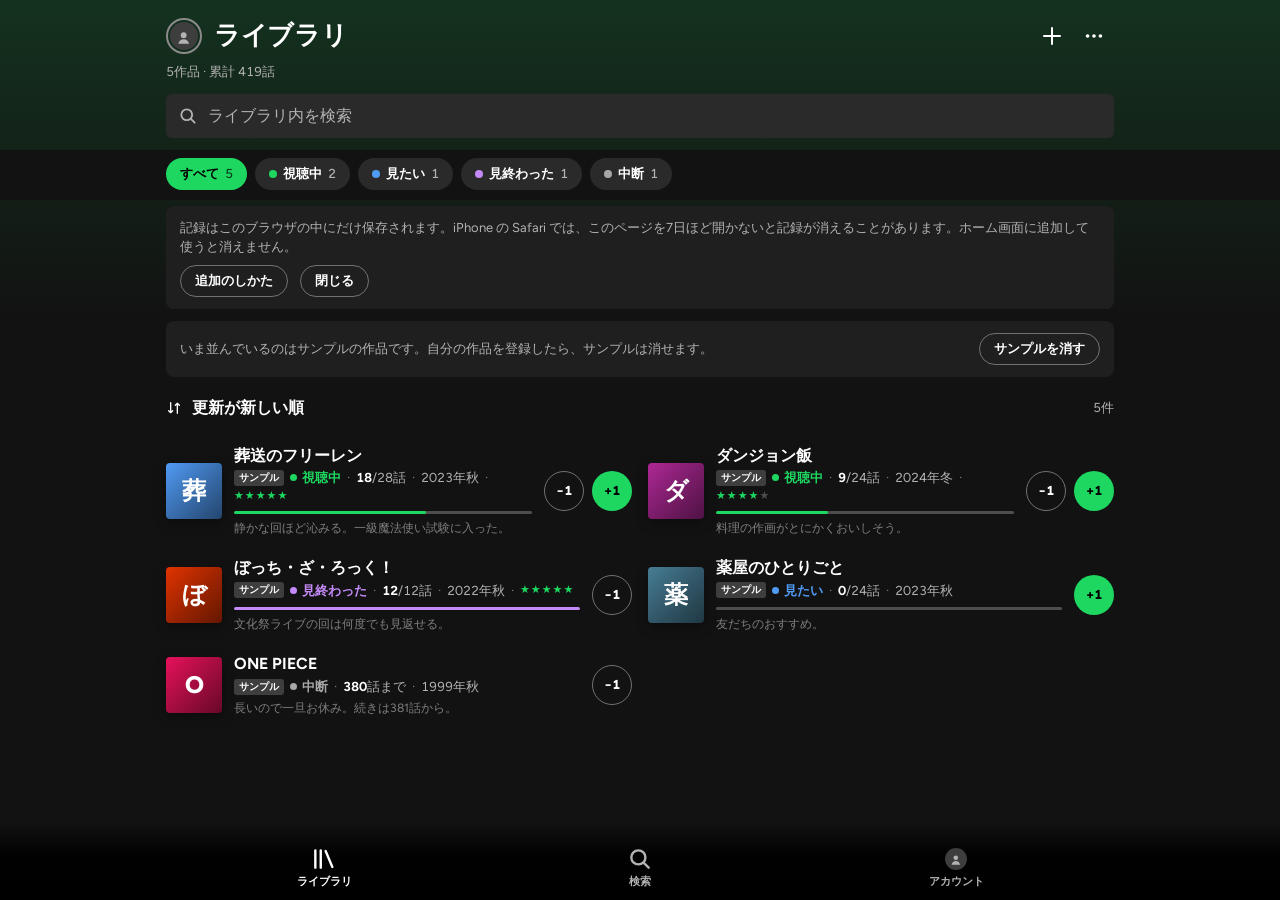
<file: index.html>
<!doctype html>
<html lang="ja">
<head>
<meta charset="utf-8">
<meta name="viewport" content="width=device-width, initial-scale=1, viewport-fit=cover">
<title>アニメ視聴記録</title>
<meta name="description" content="見たいアニメ、視聴中の話数、見終わった作品の評価と感想を記録するアプリ。">
<meta name="theme-color" content="#121212">
<meta name="apple-mobile-web-app-capable" content="yes">
<meta name="mobile-web-app-capable" content="yes">
<meta name="apple-mobile-web-app-status-bar-style" content="black-translucent">
<meta name="apple-mobile-web-app-title" content="アニメ記録">
<link rel="manifest" href="manifest.webmanifest">
<link rel="icon" href="icons/icon.svg" type="image/svg+xml">
<link rel="apple-touch-icon" href="icons/apple-touch-icon.png">
<!-- shared:head -->
<link rel="preconnect" href="https://fonts.googleapis.com">
<link rel="preconnect" href="https://fonts.gstatic.com" crossorigin>
<link rel="stylesheet" href="https://fonts.googleapis.com/css2?family=Figtree:wght@400;500;600;700;800&display=swap">
<link rel="stylesheet" href="style.css">
<!-- /shared:head -->
</head>
<body>
<!-- shared:body -->
<header class="top wrap">
  <div class="title-row">
    <button type="button" class="avatar" id="avatar-btn" aria-label="アカウント"></button>
    <h1 id="page-title">ライブラリ</h1>
    <div class="top-actions">
      <button type="button" class="icon-btn" id="add" aria-label="作品を追加">
        <svg viewBox="0 0 24 24" width="24" height="24" aria-hidden="true"><path d="M12 4v16M4 12h16" stroke="currentColor" stroke-width="2" stroke-linecap="round"/></svg>
      </button>
      <button type="button" class="icon-btn" id="open-menu" aria-label="設定とバックアップ">
        <svg viewBox="0 0 24 24" width="22" height="22" aria-hidden="true"><circle cx="5" cy="12" r="2" fill="currentColor"/><circle cx="12" cy="12" r="2" fill="currentColor"/><circle cx="19" cy="12" r="2" fill="currentColor"/></svg>
      </button>
    </div>
  </div>
  <p id="summary" class="summary">0作品</p>
  <label class="search">
    <svg class="search-icon" viewBox="0 0 24 24" width="20" height="20" aria-hidden="true"><circle cx="10.5" cy="10.5" r="6.5" fill="none" stroke="currentColor" stroke-width="2.2"/><path d="M15.5 15.5 20 20" stroke="currentColor" stroke-width="2.2" stroke-linecap="round"/></svg>
    <span class="sr-only">検索</span>
    <input type="search" id="search" placeholder="ライブラリ内を検索" autocomplete="off" enterkeyhint="search">
    <button type="button" class="search-clear" id="search-clear" aria-label="入力した文字を消す" hidden>
      <svg viewBox="0 0 24 24" width="20" height="20" aria-hidden="true"><circle cx="12" cy="12" r="10" fill="currentColor"/><path d="M8.5 8.5l7 7M15.5 8.5l-7 7" stroke-width="2" stroke-linecap="round"/></svg>
    </button>
  </label>
</header>

<nav class="tabbar" aria-label="絞り込み">
  <div class="wrap">
    <div class="chips" id="tabs">
      <button type="button" data-tab="all" aria-pressed="true">すべて<span class="n">0</span></button>
      <button type="button" data-tab="watching" aria-pressed="false"><i class="dot s-watching"></i>視聴中<span class="n">0</span></button>
      <button type="button" data-tab="want" aria-pressed="false"><i class="dot s-want"></i>見たい<span class="n">0</span></button>
      <button type="button" data-tab="done" aria-pressed="false"><i class="dot s-done"></i>見終わった<span class="n">0</span></button>
      <button type="button" data-tab="dropped" aria-pressed="false"><i class="dot s-dropped"></i>中断<span class="n">0</span></button>
    </div>
    <div class="chips" id="service-tabs" aria-label="配信サービスで絞り込み" hidden></div>
  </div>
</nav>

<main class="wrap main">
<section class="view" id="mine-view">
  <div class="notice warn" id="storage-warn" hidden>
    <p>この環境では記録を保存できません。プライベートブラウズを使っている場合は、通常のタブで開いてください。</p>
  </div>
  <div class="notice" id="install-note" hidden>
    <p>記録はこのブラウザの中にだけ保存されます。iPhone の Safari では、このページを7日ほど開かないと記録が消えることがあります。ホーム画面に追加して使うと消えません。</p>
    <button type="button" class="pill-btn" id="install-how" aria-expanded="false" aria-controls="install-steps">追加のしかた</button>
    <button type="button" class="pill-btn" id="install-close">閉じる</button>
    <div class="install-steps" id="install-steps" hidden>
      <ol>
        <li>Safari の共有ボタン（四角から上に矢印が出ているマーク）を押す</li>
        <li>「ホーム画面に追加」を選ぶ（見つからないときは、下にスクロールする）</li>
        <li>ホーム画面にできたアイコンから開く</li>
      </ol>
      <p id="install-move" hidden>ホーム画面のアプリは、Safari とは別の場所に記録を保存します。いまの記録を移すには、先にここでバックアップを書き出し、ホーム画面のアプリのメニュー（右上の「…」）で「バックアップを読み込む」を選んでください。</p>
      <button type="button" class="pill-btn" id="install-export" hidden>バックアップを書き出す</button>
      <p>Android の Chrome では、右上のメニューから「ホーム画面に追加」を選びます。</p>
    </div>
  </div>
  <div class="notice" id="sample-note" hidden>
    <p>いま並んでいるのはサンプルの作品です。自分の作品を登録したら、サンプルは消せます。</p>
    <button type="button" class="pill-btn" id="clear-samples-inline">サンプルを消す</button>
  </div>

  <div class="toolbar" id="toolbar">
    <label class="sort">
      <svg viewBox="0 0 24 24" width="16" height="16" aria-hidden="true"><path d="M7 4v15M7 19l-3-3M7 19l3-3M17 20V5M17 5l-3 3M17 5l3 3" fill="none" stroke="currentColor" stroke-width="2" stroke-linecap="round" stroke-linejoin="round"/></svg>
      <span class="sr-only">並び順</span>
      <select id="sort">
        <option value="updated">更新が新しい順</option>
        <option value="season">放送時期が新しい順</option>
        <option value="rating">評価順（星の数）</option>
        <option value="title">タイトル順</option>
      </select>
    </label>
    <span class="result-count" id="result-count">0件</span>
  </div>

  <div class="list" id="list"></div>

  <div class="empty" id="empty" hidden>
    <h2 id="empty-title">まだ作品がありません</h2>
    <p id="empty-body"></p>
    <button type="button" class="btn light" id="empty-add" hidden>作品を追加</button>
  </div>
</section>

<section class="view" id="find-view" hidden>
  <div class="toolbar" id="find-toolbar" hidden>
    <label class="sort">
      <svg viewBox="0 0 24 24" width="16" height="16" aria-hidden="true"><path d="M7 4v15M7 19l-3-3M7 19l3-3M17 20V5M17 5l-3 3M17 5l3 3" fill="none" stroke="currentColor" stroke-width="2" stroke-linecap="round" stroke-linejoin="round"/></svg>
      <span class="sr-only">並び順</span>
      <select id="find-sort">
        <option value="popular">人気順</option>
        <option value="rating">評価順（星の数）</option>
        <option value="season">放送時期が新しい順</option>
        <option value="title">タイトル順</option>
      </select>
    </label>
  </div>

  <div class="works" id="works" hidden></div>
  <button type="button" class="btn ghost more" id="find-more" hidden>もっと見る</button>

  <div class="empty" id="find-empty" hidden>
    <h2 id="find-empty-title">作品データを読み込んでいます</h2>
    <p id="find-empty-body" hidden></p>
    <button type="button" class="btn light" id="find-retry" hidden>もう一度読み込む</button>
  </div>

  <p class="credit">作品データ：<a href="https://annict.com" target="_blank" rel="noopener">Annict</a><span id="catalog-date"></span>・画像：<a href="https://www.tvmaze.com" target="_blank" rel="noopener">TVmaze</a>・各作品の公式サイト<br>作品画像の著作権は、各作品の権利者に帰属します。</p>
</section>

<section class="view account" id="account-view" hidden>
  <div class="profile-hero">
    <button type="button" class="avatar xl" id="hero-avatar" aria-label="プロフィールを編集"></button>
    <h2 class="profile-name" id="profile-name">名前が未設定です</h2>
    <p class="profile-meta" id="profile-meta"></p>
    <button type="button" class="pill-btn" id="edit-profile">プロフィールを設定</button>
  </div>

  <section class="rank-card" id="rank-card" aria-labelledby="rank-title">
    <div class="rank-head">
      <span class="medal" aria-hidden="true"></span>
      <div class="rank-name">
        <p class="eyebrow">ランク</p>
        <h3 id="rank-title">ノーマル</h3>
      </div>
      <button type="button" class="icon-btn info-btn" id="rank-info-btn" aria-label="ランクと達成条件" aria-haspopup="dialog">
        <svg viewBox="0 0 24 24" width="24" height="24" aria-hidden="true"><circle cx="12" cy="12" r="9" fill="none" stroke="currentColor" stroke-width="2"/><path d="M12 11v6" stroke="currentColor" stroke-width="2.2" stroke-linecap="round"/><circle cx="12" cy="7.5" r="1.4" fill="currentColor"/></svg>
      </button>
    </div>
    <p class="rank-count"><b id="rank-episodes">0</b>話<span>見た話数</span></p>
    <progress class="rank-bar" id="rank-bar" max="1" value="0"></progress>
    <p class="rank-next" id="rank-next"></p>
  </section>

  <section class="stats-sec" aria-labelledby="stats-title">
    <h3 class="sec-title" id="stats-title">記録</h3>
    <dl class="stats" id="stats"></dl>
  </section>

  <p class="account-note">このアカウントは、この端末の中だけにあります。ほかの人には見えません。機種変更のときは、右上の「⋯」のバックアップで移せます。</p>
</section>
</main>

<nav class="bottom-nav" aria-label="画面の切り替え">
  <div class="wrap bottom-inner" id="modes" role="tablist">
    <button type="button" role="tab" data-mode="mine" aria-selected="true">
      <svg viewBox="0 0 24 24" width="26" height="26" aria-hidden="true"><path d="M4 4v16M9 4v16" stroke="currentColor" stroke-width="2.2" stroke-linecap="round"/><path d="m13.5 4.6 6.2 14.8" stroke="currentColor" stroke-width="2.2" stroke-linecap="round"/></svg>
      <span>ライブラリ</span>
    </button>
    <button type="button" role="tab" data-mode="find" aria-selected="false">
      <svg viewBox="0 0 24 24" width="26" height="26" aria-hidden="true"><circle cx="10.5" cy="10.5" r="6.5" fill="none" stroke="currentColor" stroke-width="2.2"/><path d="M15.5 15.5 20 20" stroke="currentColor" stroke-width="2.2" stroke-linecap="round"/></svg>
      <span>検索</span>
    </button>
    <button type="button" role="tab" data-mode="account" aria-selected="false">
      <span class="avatar nav-avatar" id="nav-avatar" aria-hidden="true"></span>
      <span>アカウント</span>
    </button>
  </div>
</nav>

<div class="toast" id="toast" role="status" aria-live="polite" hidden>
  <span id="toast-msg"></span>
  <button type="button" id="toast-action" hidden></button>
</div>

<dialog class="sheet" id="editor" aria-labelledby="editor-title">
  <form id="editor-form" novalidate>
    <div class="sheet-head">
      <h2 id="editor-title">作品を登録</h2>
      <button type="button" class="icon-btn" data-close aria-label="閉じる">
        <svg viewBox="0 0 24 24" width="22" height="22" aria-hidden="true"><path d="M6 6l12 12M18 6 6 18" stroke="currentColor" stroke-width="2.2" stroke-linecap="round"/></svg>
      </button>
    </div>

    <div class="sheet-body" id="editor-body">
      <div class="field">
        <label class="label" for="f-title">タイトル</label>
        <input type="text" id="f-title" maxlength="200" autocomplete="off" placeholder="例：葬送のフリーレン" aria-describedby="suggest">
        <div class="suggest" id="suggest" aria-label="作品の候補" hidden></div>
        <p class="error" id="f-title-error" hidden>タイトルを入力してください。</p>
        <p class="season-note" id="f-season" hidden></p>
        <p class="image-credit" id="f-credit" hidden></p>
      </div>

      <fieldset class="field">
        <legend class="label">状態</legend>
        <div class="seg">
          <label class="s-want"><input type="radio" name="status" id="f-status-want" value="want"><span>見たい</span></label>
          <label class="s-watching"><input type="radio" name="status" id="f-status-watching" value="watching"><span>視聴中</span></label>
          <label class="s-done"><input type="radio" name="status" id="f-status-done" value="done"><span>見終わった</span></label>
          <label class="s-dropped"><input type="radio" name="status" id="f-status-dropped" value="dropped"><span>中断</span></label>
        </div>
      </fieldset>

      <div class="field-row">
        <div class="field">
          <label class="label" for="f-watched">見た話数</label>
          <div class="stepper">
            <button type="button" data-step="-1" aria-label="1話減らす">−</button>
            <input type="number" id="f-watched" inputmode="numeric" min="0" max="9999" step="1">
            <button type="button" data-step="1" aria-label="1話増やす">＋</button>
          </div>
        </div>
        <div class="field">
          <label class="label" for="f-total">全話数</label>
          <div class="with-unit">
            <input type="number" id="f-total" inputmode="numeric" min="1" max="9999" step="1" placeholder="未定">
            <span>話</span>
          </div>
        </div>
      </div>

      <div class="field">
        <span class="label" id="rating-label">評価</span>
        <div class="rating" role="radiogroup" aria-labelledby="rating-label">
          <button type="button" role="radio" data-star="1" aria-label="星1つ" aria-checked="false">★</button>
          <button type="button" role="radio" data-star="2" aria-label="星2つ" aria-checked="false">★</button>
          <button type="button" role="radio" data-star="3" aria-label="星3つ" aria-checked="false">★</button>
          <button type="button" role="radio" data-star="4" aria-label="星4つ" aria-checked="false">★</button>
          <button type="button" role="radio" data-star="5" aria-label="星5つ" aria-checked="false">★</button>
          <span class="rating-text" id="rating-text">未評価</span>
        </div>
      </div>

      <div class="field">
        <label class="label" for="f-note">感想・メモ</label>
        <textarea id="f-note" rows="4" maxlength="5000" placeholder="好きなシーンや感想、続きのメモなど"></textarea>
      </div>
    </div>

    <div class="sheet-foot">
      <div class="foot-row" id="foot-main">
        <button type="button" class="btn-text danger" id="delete" hidden>削除</button>
        <span class="spacer"></span>
        <button type="button" class="btn ghost" data-close>キャンセル</button>
        <button type="submit" class="btn primary">保存</button>
      </div>
      <div class="foot-row confirm" id="foot-confirm" hidden>
        <p id="confirm-text">この作品を削除しますか？</p>
        <button type="button" class="btn ghost" id="delete-cancel">やめる</button>
        <button type="button" class="btn danger-fill" id="delete-confirm">削除する</button>
      </div>
    </div>
  </form>
</dialog>

<dialog class="sheet" id="profile-editor" aria-labelledby="profile-editor-title">
  <form id="profile-form" novalidate>
    <div class="sheet-head">
      <h2 id="profile-editor-title">プロフィールを編集</h2>
      <button type="button" class="icon-btn" data-close aria-label="閉じる">
        <svg viewBox="0 0 24 24" width="22" height="22" aria-hidden="true"><path d="M6 6l12 12M18 6 6 18" stroke="currentColor" stroke-width="2.2" stroke-linecap="round"/></svg>
      </button>
    </div>

    <div class="sheet-body">
      <div class="photo-field">
        <span class="avatar xl" id="p-avatar" aria-hidden="true"></span>
        <div class="photo-actions">
          <label class="btn light" for="p-photo">写真を選ぶ</label>
          <input type="file" id="p-photo" accept="image/*" class="sr-only">
          <button type="button" class="btn-text" id="p-photo-remove" hidden>写真を外す</button>
        </div>
        <p class="error" id="p-photo-error" role="alert" hidden></p>
        <p class="hint">写真はこの端末の中で正方形に切り抜いて保存します。どこにも送りません。</p>
      </div>

      <div class="field">
        <label class="label" for="p-name">名前</label>
        <input type="text" id="p-name" maxlength="30" autocomplete="nickname" placeholder="表示する名前">
      </div>
    </div>

    <div class="sheet-foot">
      <div class="foot-row">
        <span class="spacer"></span>
        <button type="button" class="btn ghost" data-close>キャンセル</button>
        <button type="submit" class="btn primary">保存</button>
      </div>
    </div>
  </form>
</dialog>

<dialog class="sheet" id="rank-info" aria-labelledby="rank-info-title">
  <div class="sheet-head">
    <h2 id="rank-info-title">ランクと達成条件</h2>
    <button type="button" class="icon-btn" data-close aria-label="閉じる">
      <svg viewBox="0 0 24 24" width="22" height="22" aria-hidden="true"><path d="M6 6l12 12M18 6 6 18" stroke="currentColor" stroke-width="2.2" stroke-linecap="round"/></svg>
    </button>
  </div>
  <div class="sheet-body rank-info-body">
    <p class="info-lead">見た話数が増えると、ランクが上がります。見た話数は、記録したすべての作品の「見た話数」を足した数です。<span id="rank-sample-hint" hidden>サンプルの作品は数えません。</span></p>
    <ol class="ladder" id="rank-list" aria-label="ランクの一覧（上のランクから）"></ol>
    <p class="hint">「？？？」は、ひみつのランクと達成条件です。ランクの名前は、そのランクになると分かります。</p>
  </div>
</dialog>

<dialog class="sheet" id="menu" aria-labelledby="menu-title">
  <div class="sheet-head">
    <h2 id="menu-title">設定とバックアップ</h2>
    <button type="button" class="icon-btn" data-close aria-label="閉じる">
      <svg viewBox="0 0 24 24" width="22" height="22" aria-hidden="true"><path d="M6 6l12 12M18 6 6 18" stroke="currentColor" stroke-width="2.2" stroke-linecap="round"/></svg>
    </button>
  </div>
  <div class="sheet-body menu-body">
    <section class="menu-sec">
      <h3>記録の保存場所</h3>
      <p>記録とプロフィールは、この端末のブラウザの中に保存されます。ホーム画面に追加して使うと消えにくくなります（ホーム画面のアプリは Safari とは別の場所に保存するので、Safari で付けた記録はバックアップで移してください）。機種変更やブラウザのデータ削除の前に、バックアップを書き出してください。</p>
    </section>
    <section class="menu-sec">
      <h3>バックアップ</h3>
      <div class="menu-actions">
        <button type="button" class="btn ghost" id="export">バックアップを書き出す</button>
        <label class="btn ghost" for="import-file">バックアップを読み込む</label>
        <input type="file" id="import-file" accept="application/json,.json" class="sr-only">
      </div>
      <p class="hint backup-status" id="backup-status"></p>
      <p class="hint">バックアップにはプロフィール（名前と写真）も入ります。読み込むと、同じ作品は新しいほうの記録が残り、それ以外は追加されます。</p>
    </section>
    <section class="menu-sec" id="menu-samples" hidden>
      <h3>サンプル</h3>
      <div class="menu-actions">
        <button type="button" class="btn ghost" id="clear-samples">サンプルの作品を消す</button>
      </div>
    </section>
    <section class="menu-sec">
      <h3>画像について</h3>
      <p>作品の画像は TVmaze のポスターを、TVmaze にない作品は各作品の公式サイトの画像を表示しています（公式サイトの画像は、作品の編集画面に出典を出しています）。画像の著作権は、各作品の権利者に帰属します。権利者の方で削除をご希望の場合は、下のボタンからご連絡ください。確認のうえ、速やかに外します。</p>
      <div class="menu-actions">
        <a class="btn ghost" id="takedown" href="https://github.com/qooh28/test/issues/new?title=%E7%94%BB%E5%83%8F%E3%81%AE%E5%89%8A%E9%99%A4%E4%BE%9D%E9%A0%BC&amp;body=%E7%94%BB%E5%83%8F%E3%81%AE%E5%89%8A%E9%99%A4%E3%82%92%E3%81%94%E5%B8%8C%E6%9C%9B%E3%81%AE%E4%BD%9C%E5%93%81%E3%81%A8%E3%80%81%E6%A8%A9%E5%88%A9%E8%80%85%E3%81%AE%E3%81%8A%E5%90%8D%E5%89%8D%EF%BC%88%E4%BC%9A%E7%A4%BE%E5%90%8D%EF%BC%89%E3%82%92%E3%81%8A%E6%9B%B8%E3%81%8D%E3%81%8F%E3%81%A0%E3%81%95%E3%81%84%E3%80%82%E7%A2%BA%E8%AA%8D%E3%81%AE%E3%81%86%E3%81%88%E3%80%81%E9%80%9F%E3%82%84%E3%81%8B%E3%81%AB%E5%A4%96%E3%81%97%E3%81%BE%E3%81%99%E3%80%82%0A%0A-%20%E4%BD%9C%E5%93%81%E5%90%8D%EF%BC%9A%0A-%20%E6%A8%A9%E5%88%A9%E8%80%85%E3%81%AE%E3%81%8A%E5%90%8D%E5%89%8D%EF%BC%88%E4%BC%9A%E7%A4%BE%E5%90%8D%EF%BC%89%EF%BC%9A%0A-%20%E3%81%94%E9%80%A3%E7%B5%A1%E5%85%88%EF%BC%88%E4%BB%BB%E6%84%8F%EF%BC%89%EF%BC%9A%0A%0A%E2%80%BB%20%E3%81%93%E3%81%AE%E3%83%9A%E3%83%BC%E3%82%B8%E3%81%AF%E5%85%AC%E9%96%8B%E3%81%95%E3%82%8C%E3%81%BE%E3%81%99%E3%80%82%E3%81%94%E9%80%A3%E7%B5%A1%E5%85%88%E3%82%92%E6%9B%B8%E3%81%8D%E3%81%9F%E3%81%8F%E3%81%AA%E3%81%84%E5%A0%B4%E5%90%88%E3%81%AF%E3%80%81%E7%A9%BA%E3%81%91%E3%81%9F%E3%81%BE%E3%81%BE%E3%81%A7%E5%A4%A7%E4%B8%88%E5%A4%AB%E3%81%A7%E3%81%99%E3%80%82%0A" target="_blank" rel="noopener">画像の削除を依頼する</a>
      </div>
      <p class="hint">GitHub の依頼ページが開きます（GitHub のアカウントが必要です）。</p>
    </section>
    <section class="menu-sec">
      <h3>このアプリについて</h3>
      <div class="menu-actions">
        <a class="btn ghost" id="terms-link" href="terms.html">利用規約</a>
        <a class="btn ghost" id="privacy-link" href="privacy.html">プライバシーポリシー</a>
      </div>
    </section>
    <p class="credit">作品データ：<a href="https://annict.com" target="_blank" rel="noopener">Annict</a>・画像：<a href="https://www.tvmaze.com" target="_blank" rel="noopener">TVmaze</a>（<a href="https://creativecommons.org/licenses/by-sa/4.0/deed.ja" target="_blank" rel="noopener">CC BY-SA</a>）・各作品の公式サイト<br>作品画像の著作権は、各作品の権利者に帰属します。</p>
    <p class="version">アニメ視聴記録 v2.9.0</p>
  </div>
</dialog>
<!-- /shared:body -->
<script src="app.js"></script>
</body>
</html>
</file>
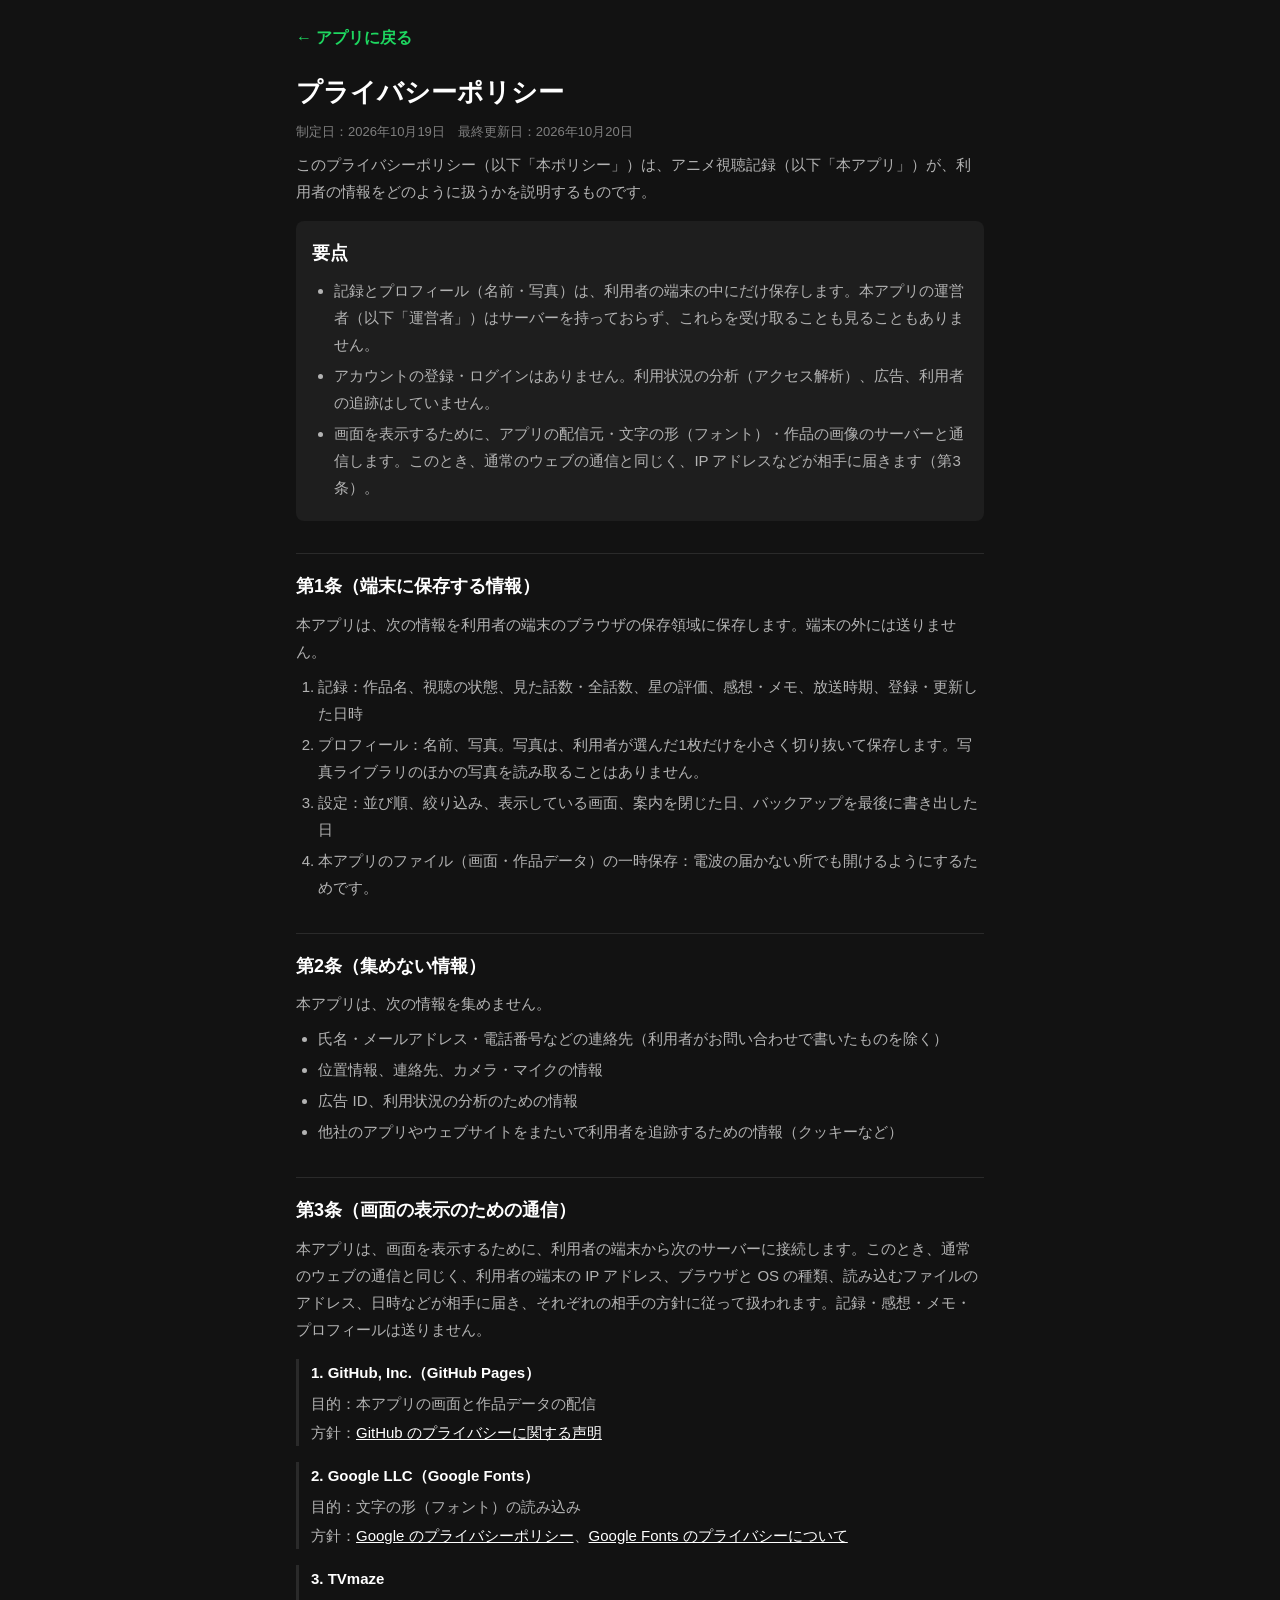
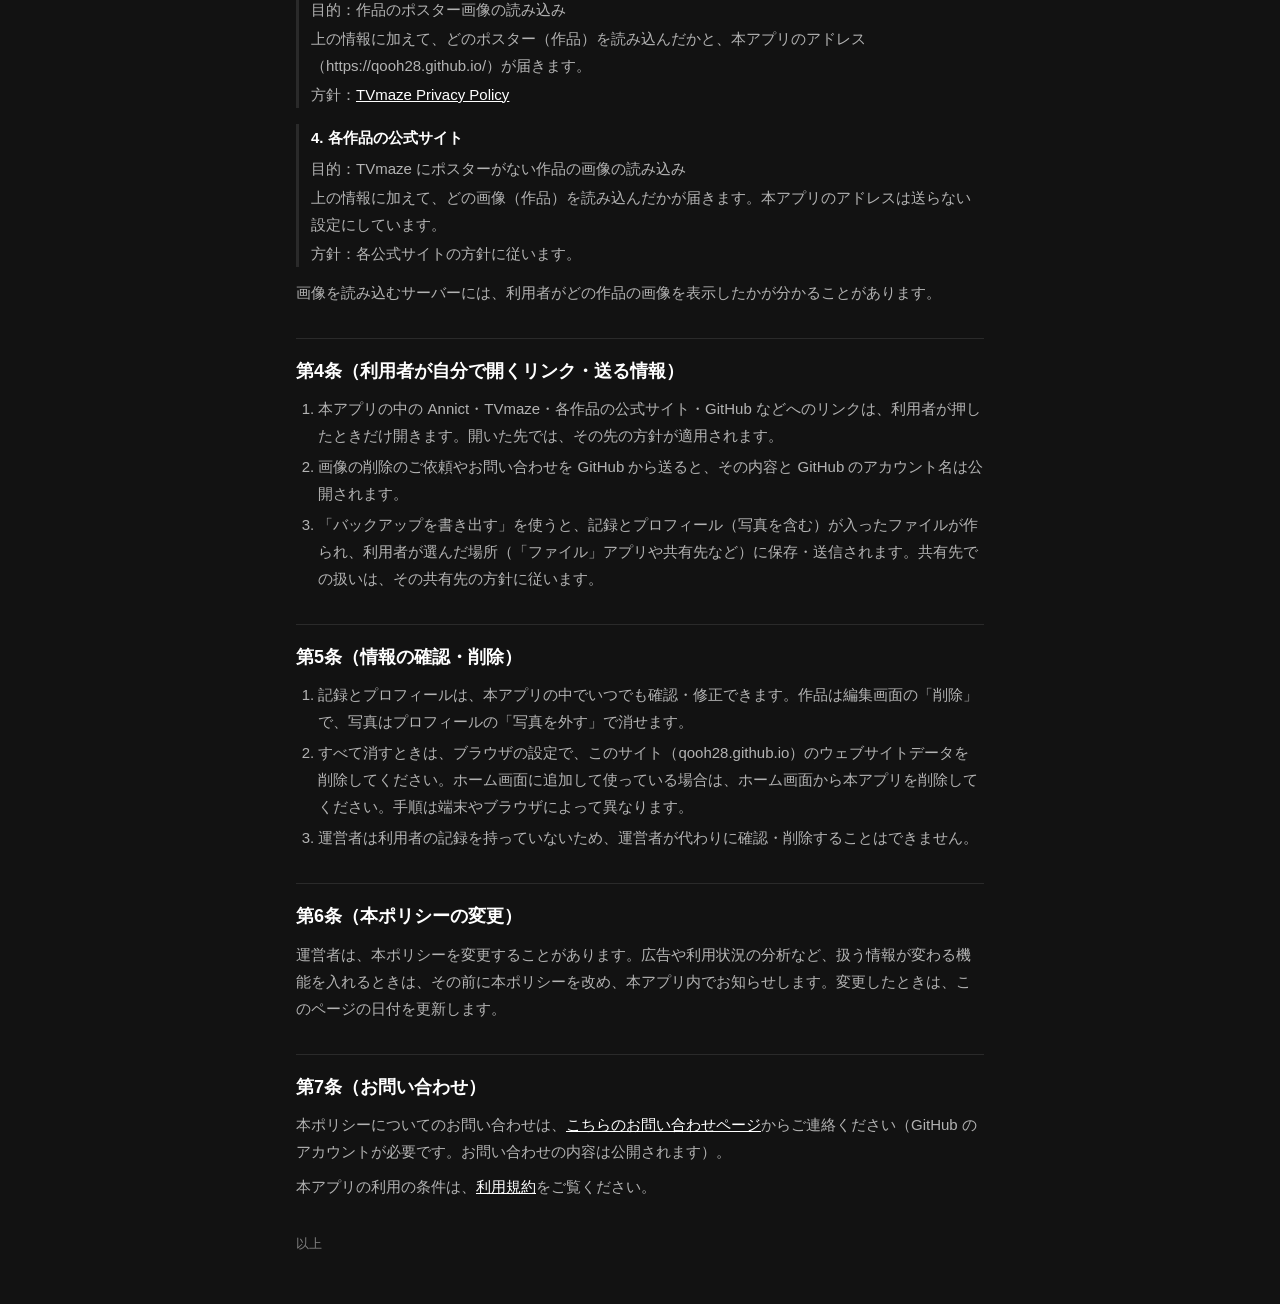
<file: privacy.html>
<!doctype html>
<html lang="ja">
<head>
<meta charset="utf-8">
<meta name="viewport" content="width=device-width, initial-scale=1, viewport-fit=cover">
<title>プライバシーポリシー | アニメ視聴記録</title>
<meta name="theme-color" content="#121212">
<link rel="icon" href="icons/icon.svg" type="image/svg+xml">
<style>
  :root { --bg: #121212; --text: #ffffff; --sub: #b3b3b3; --dim: #7f7f7f; --line: #2a2a2a; --card: #1e1e1e; --accent: #1ed760; color-scheme: dark; }
  * { box-sizing: border-box; }
  body { margin: 0; background: var(--bg); color: var(--text); font-family: -apple-system, BlinkMacSystemFont, "Hiragino Sans", "Noto Sans JP", sans-serif; line-height: 1.8; }
  main { max-width: 720px; margin: 0 auto; padding: max(24px, env(safe-area-inset-top)) max(16px, env(safe-area-inset-right)) 48px max(16px, env(safe-area-inset-left)); }
  h1 { font-size: 26px; margin: 8px 0 4px; }
  h2 { font-size: 18px; margin: 32px 0 8px; padding-top: 16px; border-top: 1px solid var(--line); }
  h3 { font-size: 15px; margin: 16px 0 4px; }
  p, li { color: var(--sub); font-size: 15px; }
  p { margin: 8px 0; }
  ol, ul { padding-left: 1.4em; margin: 8px 0; }
  li { margin: 4px 0; }
  a { color: var(--text); overflow-wrap: anywhere; }
  .meta { color: var(--dim); font-size: 13px; margin: 0; }
  .back { display: inline-block; margin-bottom: 8px; color: var(--accent); text-decoration: none; font-weight: 700; }
  .summary { background: var(--card); border-radius: 8px; padding: 12px 16px; margin: 16px 0; }
  .summary h2 { margin: 4px 0; padding: 0; border: 0; }
  .dest { border-left: 3px solid var(--line); padding-left: 12px; margin: 12px 0; }
  .dest p { margin: 2px 0; }
</style>
</head>
<body>
<main>
  <a class="back" href="./">← アプリに戻る</a>
  <h1>プライバシーポリシー</h1>
  <p class="meta">制定日：2026年10月19日　最終更新日：2026年10月20日</p>
  <p>このプライバシーポリシー（以下「本ポリシー」）は、アニメ視聴記録（以下「本アプリ」）が、利用者の情報をどのように扱うかを説明するものです。</p>

  <section class="summary">
    <h2>要点</h2>
    <ul>
      <li>記録とプロフィール（名前・写真）は、利用者の端末の中にだけ保存します。本アプリの運営者（以下「運営者」）はサーバーを持っておらず、これらを受け取ることも見ることもありません。</li>
      <li>アカウントの登録・ログインはありません。利用状況の分析（アクセス解析）、広告、利用者の追跡はしていません。</li>
      <li>画面を表示するために、アプリの配信元・文字の形（フォント）・作品の画像のサーバーと通信します。このとき、通常のウェブの通信と同じく、IP アドレスなどが相手に届きます（第3条）。</li>
    </ul>
  </section>

  <h2>第1条（端末に保存する情報）</h2>
  <p>本アプリは、次の情報を利用者の端末のブラウザの保存領域に保存します。端末の外には送りません。</p>
  <ol>
    <li>記録：作品名、視聴の状態、見た話数・全話数、星の評価、感想・メモ、放送時期、登録・更新した日時</li>
    <li>プロフィール：名前、写真。写真は、利用者が選んだ1枚だけを小さく切り抜いて保存します。写真ライブラリのほかの写真を読み取ることはありません。</li>
    <li>設定：並び順、絞り込み、表示している画面、案内を閉じた日、バックアップを最後に書き出した日</li>
    <li>本アプリのファイル（画面・作品データ）の一時保存：電波の届かない所でも開けるようにするためです。</li>
  </ol>

  <h2>第2条（集めない情報）</h2>
  <p>本アプリは、次の情報を集めません。</p>
  <ul>
    <li>氏名・メールアドレス・電話番号などの連絡先（利用者がお問い合わせで書いたものを除く）</li>
    <li>位置情報、連絡先、カメラ・マイクの情報</li>
    <li>広告 ID、利用状況の分析のための情報</li>
    <li>他社のアプリやウェブサイトをまたいで利用者を追跡するための情報（クッキーなど）</li>
  </ul>

  <h2>第3条（画面の表示のための通信）</h2>
  <p>本アプリは、画面を表示するために、利用者の端末から次のサーバーに接続します。このとき、通常のウェブの通信と同じく、利用者の端末の IP アドレス、ブラウザと OS の種類、読み込むファイルのアドレス、日時などが相手に届き、それぞれの相手の方針に従って扱われます。記録・感想・メモ・プロフィールは送りません。</p>
  <div class="dest">
    <h3>1. GitHub, Inc.（GitHub Pages）</h3>
    <p>目的：本アプリの画面と作品データの配信</p>
    <p>方針：<a href="https://docs.github.com/ja/site-policy/privacy-policies/github-general-privacy-statement" target="_blank" rel="noopener">GitHub のプライバシーに関する声明</a></p>
  </div>
  <div class="dest">
    <h3>2. Google LLC（Google Fonts）</h3>
    <p>目的：文字の形（フォント）の読み込み</p>
    <p>方針：<a href="https://policies.google.com/privacy?hl=ja" target="_blank" rel="noopener">Google のプライバシーポリシー</a>、<a href="https://developers.google.com/fonts/faq/privacy?hl=ja" target="_blank" rel="noopener">Google Fonts のプライバシーについて</a></p>
  </div>
  <div class="dest">
    <h3>3. TVmaze</h3>
    <p>目的：作品のポスター画像の読み込み</p>
    <p>上の情報に加えて、どのポスター（作品）を読み込んだかと、本アプリのアドレス（https://qooh28.github.io/）が届きます。</p>
    <p>方針：<a href="https://www.tvmaze.com/site/privacy" target="_blank" rel="noopener">TVmaze Privacy Policy</a></p>
  </div>
  <div class="dest">
    <h3>4. 各作品の公式サイト</h3>
    <p>目的：TVmaze にポスターがない作品の画像の読み込み</p>
    <p>上の情報に加えて、どの画像（作品）を読み込んだかが届きます。本アプリのアドレスは送らない設定にしています。</p>
    <p>方針：各公式サイトの方針に従います。</p>
  </div>
  <p>画像を読み込むサーバーには、利用者がどの作品の画像を表示したかが分かることがあります。</p>

  <h2>第4条（利用者が自分で開くリンク・送る情報）</h2>
  <ol>
    <li>本アプリの中の Annict・TVmaze・各作品の公式サイト・GitHub などへのリンクは、利用者が押したときだけ開きます。開いた先では、その先の方針が適用されます。</li>
    <li>画像の削除のご依頼やお問い合わせを GitHub から送ると、その内容と GitHub のアカウント名は公開されます。</li>
    <li>「バックアップを書き出す」を使うと、記録とプロフィール（写真を含む）が入ったファイルが作られ、利用者が選んだ場所（「ファイル」アプリや共有先など）に保存・送信されます。共有先での扱いは、その共有先の方針に従います。</li>
  </ol>

  <h2>第5条（情報の確認・削除）</h2>
  <ol>
    <li>記録とプロフィールは、本アプリの中でいつでも確認・修正できます。作品は編集画面の「削除」で、写真はプロフィールの「写真を外す」で消せます。</li>
    <li>すべて消すときは、ブラウザの設定で、このサイト（qooh28.github.io）のウェブサイトデータを削除してください。ホーム画面に追加して使っている場合は、ホーム画面から本アプリを削除してください。手順は端末やブラウザによって異なります。</li>
    <li>運営者は利用者の記録を持っていないため、運営者が代わりに確認・削除することはできません。</li>
  </ol>

  <h2>第6条（本ポリシーの変更）</h2>
  <p>運営者は、本ポリシーを変更することがあります。広告や利用状況の分析など、扱う情報が変わる機能を入れるときは、その前に本ポリシーを改め、本アプリ内でお知らせします。変更したときは、このページの日付を更新します。</p>

  <h2>第7条（お問い合わせ）</h2>
  <p>本ポリシーについてのお問い合わせは、<a href="https://github.com/qooh28/test/issues/new?title=%E3%81%8A%E5%95%8F%E3%81%84%E5%90%88%E3%82%8F%E3%81%9B" target="_blank" rel="noopener">こちらのお問い合わせページ</a>からご連絡ください（GitHub のアカウントが必要です。お問い合わせの内容は公開されます）。</p>
  <p>本アプリの利用の条件は、<a href="terms.html">利用規約</a>をご覧ください。</p>

  <p class="meta" style="margin-top:32px">以上</p>
</main>
</body>
</html>
</file>
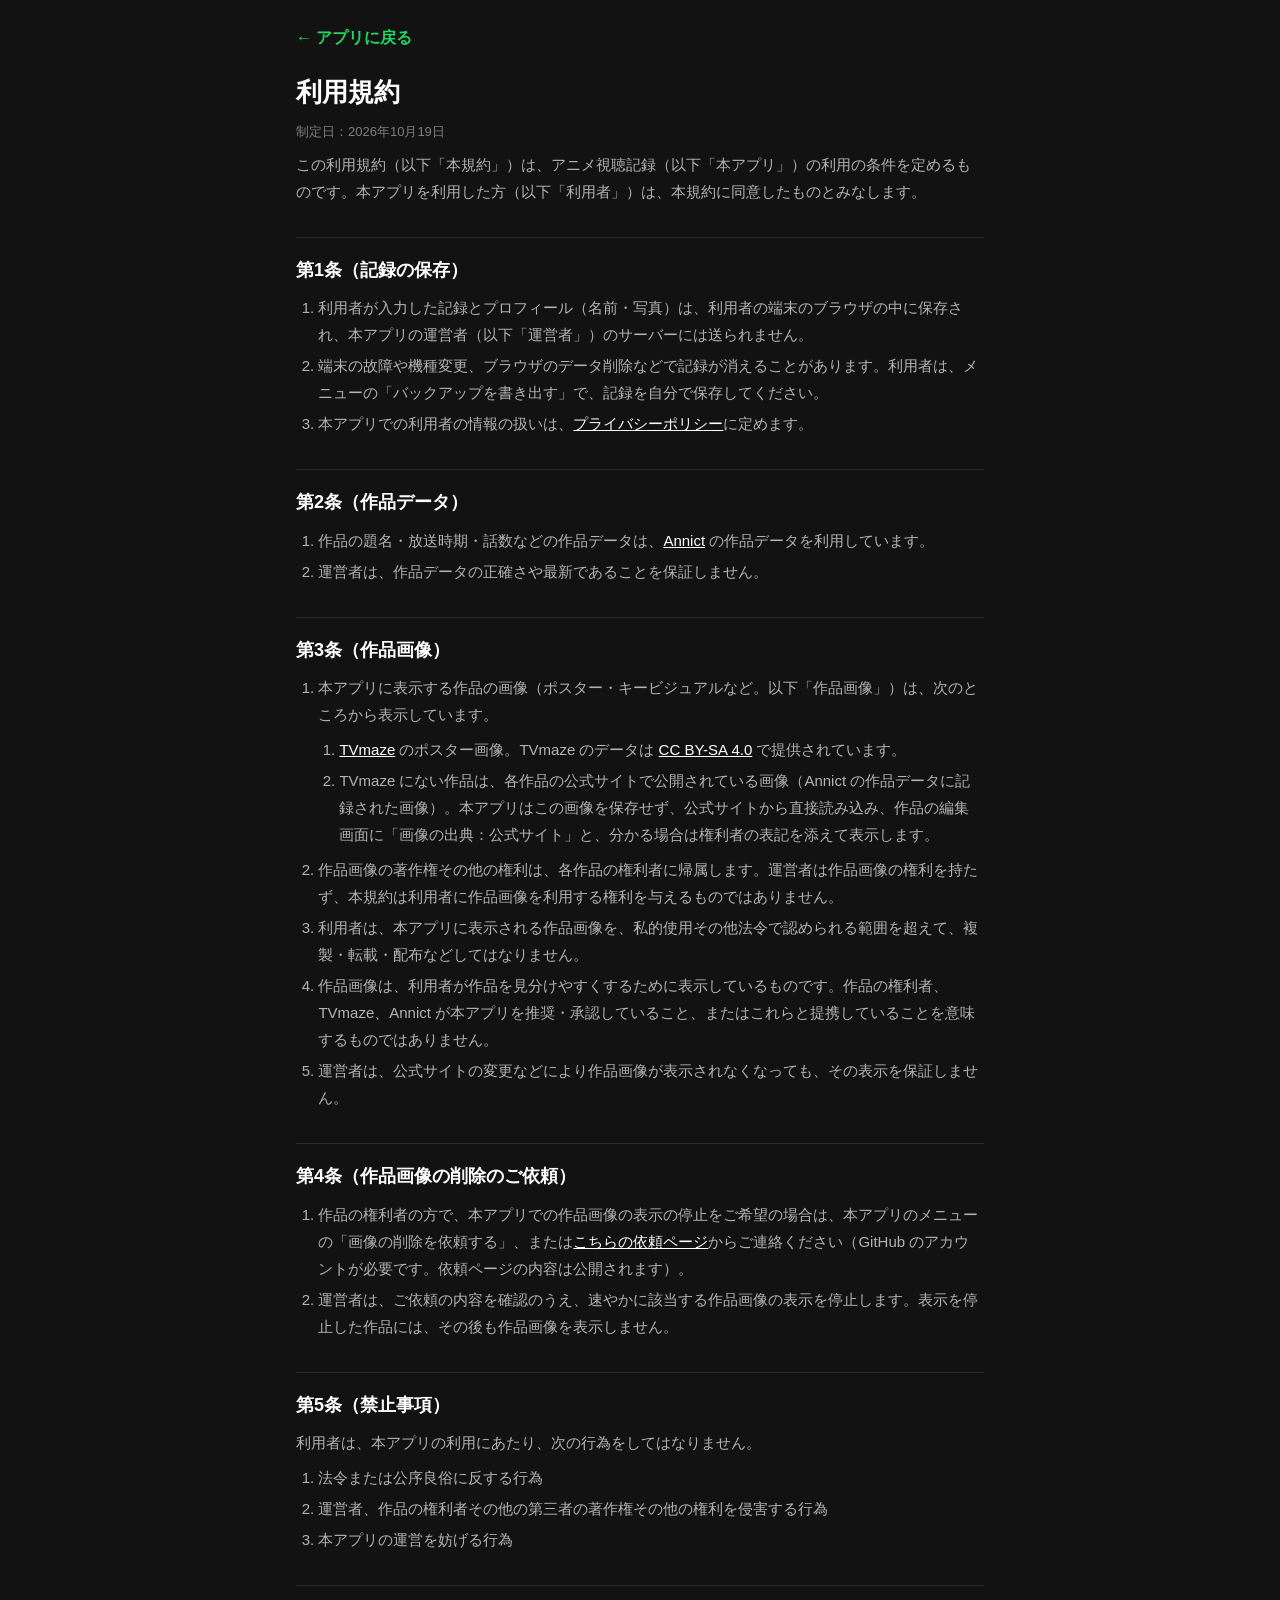
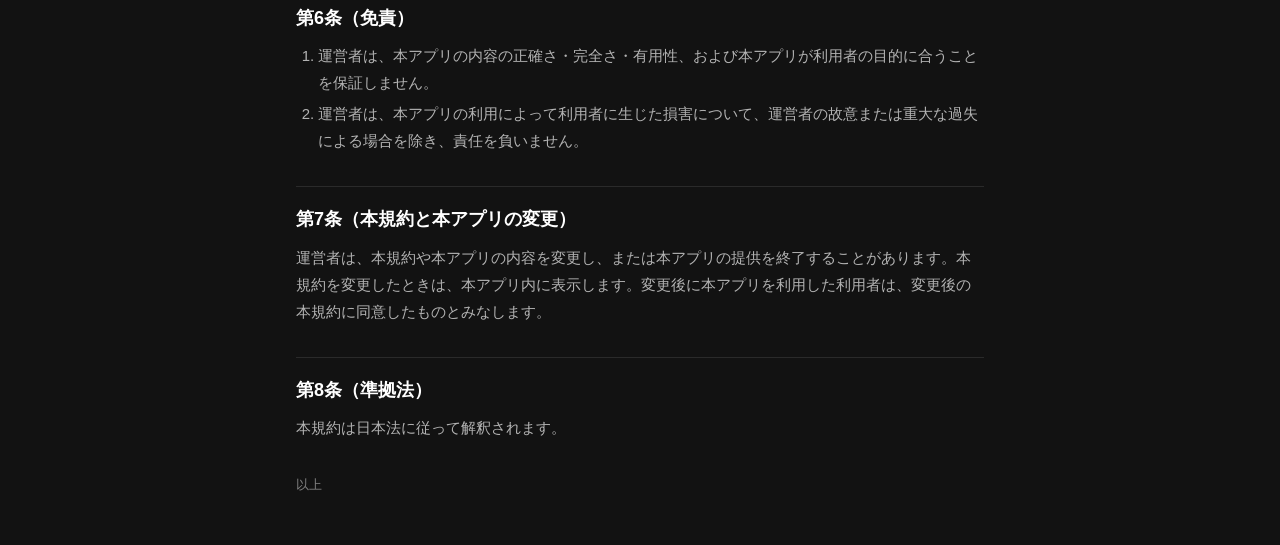
<file: terms.html>
<!doctype html>
<html lang="ja">
<head>
<meta charset="utf-8">
<meta name="viewport" content="width=device-width, initial-scale=1, viewport-fit=cover">
<title>利用規約 | アニメ視聴記録</title>
<meta name="theme-color" content="#121212">
<link rel="icon" href="icons/icon.svg" type="image/svg+xml">
<style>
  :root { --bg: #121212; --text: #ffffff; --sub: #b3b3b3; --dim: #7f7f7f; --line: #2a2a2a; --accent: #1ed760; color-scheme: dark; }
  * { box-sizing: border-box; }
  body { margin: 0; background: var(--bg); color: var(--text); font-family: -apple-system, BlinkMacSystemFont, "Hiragino Sans", "Noto Sans JP", sans-serif; line-height: 1.8; }
  main { max-width: 720px; margin: 0 auto; padding: max(24px, env(safe-area-inset-top)) max(16px, env(safe-area-inset-right)) 48px max(16px, env(safe-area-inset-left)); }
  h1 { font-size: 26px; margin: 8px 0 4px; }
  h2 { font-size: 18px; margin: 32px 0 8px; padding-top: 16px; border-top: 1px solid var(--line); }
  p, li { color: var(--sub); font-size: 15px; }
  p { margin: 8px 0; }
  ol, ul { padding-left: 1.4em; margin: 8px 0; }
  li { margin: 4px 0; }
  a { color: var(--text); }
  .meta { color: var(--dim); font-size: 13px; margin: 0; }
  .back { display: inline-block; margin-bottom: 8px; color: var(--accent); text-decoration: none; font-weight: 700; }
</style>
</head>
<body>
<main>
  <a class="back" href="./">← アプリに戻る</a>
  <h1>利用規約</h1>
  <p class="meta">制定日：2026年10月19日</p>
  <p>この利用規約（以下「本規約」）は、アニメ視聴記録（以下「本アプリ」）の利用の条件を定めるものです。本アプリを利用した方（以下「利用者」）は、本規約に同意したものとみなします。</p>

  <h2>第1条（記録の保存）</h2>
  <ol>
    <li>利用者が入力した記録とプロフィール（名前・写真）は、利用者の端末のブラウザの中に保存され、本アプリの運営者（以下「運営者」）のサーバーには送られません。</li>
    <li>端末の故障や機種変更、ブラウザのデータ削除などで記録が消えることがあります。利用者は、メニューの「バックアップを書き出す」で、記録を自分で保存してください。</li>
    <li>本アプリでの利用者の情報の扱いは、<a href="privacy.html">プライバシーポリシー</a>に定めます。</li>
  </ol>

  <h2>第2条（作品データ）</h2>
  <ol>
    <li>作品の題名・放送時期・話数などの作品データは、<a href="https://annict.com" target="_blank" rel="noopener">Annict</a> の作品データを利用しています。</li>
    <li>運営者は、作品データの正確さや最新であることを保証しません。</li>
  </ol>

  <h2>第3条（作品画像）</h2>
  <ol>
    <li>本アプリに表示する作品の画像（ポスター・キービジュアルなど。以下「作品画像」）は、次のところから表示しています。
      <ol>
        <li><a href="https://www.tvmaze.com" target="_blank" rel="noopener">TVmaze</a> のポスター画像。TVmaze のデータは <a href="https://creativecommons.org/licenses/by-sa/4.0/deed.ja" target="_blank" rel="noopener">CC BY-SA 4.0</a> で提供されています。</li>
        <li>TVmaze にない作品は、各作品の公式サイトで公開されている画像（Annict の作品データに記録された画像）。本アプリはこの画像を保存せず、公式サイトから直接読み込み、作品の編集画面に「画像の出典：公式サイト」と、分かる場合は権利者の表記を添えて表示します。</li>
      </ol>
    </li>
    <li>作品画像の著作権その他の権利は、各作品の権利者に帰属します。運営者は作品画像の権利を持たず、本規約は利用者に作品画像を利用する権利を与えるものではありません。</li>
    <li>利用者は、本アプリに表示される作品画像を、私的使用その他法令で認められる範囲を超えて、複製・転載・配布などしてはなりません。</li>
    <li>作品画像は、利用者が作品を見分けやすくするために表示しているものです。作品の権利者、TVmaze、Annict が本アプリを推奨・承認していること、またはこれらと提携していることを意味するものではありません。</li>
    <li>運営者は、公式サイトの変更などにより作品画像が表示されなくなっても、その表示を保証しません。</li>
  </ol>

  <h2>第4条（作品画像の削除のご依頼）</h2>
  <ol>
    <li>作品の権利者の方で、本アプリでの作品画像の表示の停止をご希望の場合は、本アプリのメニューの「画像の削除を依頼する」、または<a href="https://github.com/qooh28/test/issues/new?title=%E7%94%BB%E5%83%8F%E3%81%AE%E5%89%8A%E9%99%A4%E4%BE%9D%E9%A0%BC&amp;body=%E7%94%BB%E5%83%8F%E3%81%AE%E5%89%8A%E9%99%A4%E3%82%92%E3%81%94%E5%B8%8C%E6%9C%9B%E3%81%AE%E4%BD%9C%E5%93%81%E3%81%A8%E3%80%81%E6%A8%A9%E5%88%A9%E8%80%85%E3%81%AE%E3%81%8A%E5%90%8D%E5%89%8D%EF%BC%88%E4%BC%9A%E7%A4%BE%E5%90%8D%EF%BC%89%E3%82%92%E3%81%8A%E6%9B%B8%E3%81%8D%E3%81%8F%E3%81%A0%E3%81%95%E3%81%84%E3%80%82%E7%A2%BA%E8%AA%8D%E3%81%AE%E3%81%86%E3%81%88%E3%80%81%E9%80%9F%E3%82%84%E3%81%8B%E3%81%AB%E5%A4%96%E3%81%97%E3%81%BE%E3%81%99%E3%80%82%0A%0A-%20%E4%BD%9C%E5%93%81%E5%90%8D%EF%BC%9A%0A-%20%E6%A8%A9%E5%88%A9%E8%80%85%E3%81%AE%E3%81%8A%E5%90%8D%E5%89%8D%EF%BC%88%E4%BC%9A%E7%A4%BE%E5%90%8D%EF%BC%89%EF%BC%9A%0A-%20%E3%81%94%E9%80%A3%E7%B5%A1%E5%85%88%EF%BC%88%E4%BB%BB%E6%84%8F%EF%BC%89%EF%BC%9A%0A%0A%E2%80%BB%20%E3%81%93%E3%81%AE%E3%83%9A%E3%83%BC%E3%82%B8%E3%81%AF%E5%85%AC%E9%96%8B%E3%81%95%E3%82%8C%E3%81%BE%E3%81%99%E3%80%82%E3%81%94%E9%80%A3%E7%B5%A1%E5%85%88%E3%82%92%E6%9B%B8%E3%81%8D%E3%81%9F%E3%81%8F%E3%81%AA%E3%81%84%E5%A0%B4%E5%90%88%E3%81%AF%E3%80%81%E7%A9%BA%E3%81%91%E3%81%9F%E3%81%BE%E3%81%BE%E3%81%A7%E5%A4%A7%E4%B8%88%E5%A4%AB%E3%81%A7%E3%81%99%E3%80%82%0A" target="_blank" rel="noopener">こちらの依頼ページ</a>からご連絡ください（GitHub のアカウントが必要です。依頼ページの内容は公開されます）。</li>
    <li>運営者は、ご依頼の内容を確認のうえ、速やかに該当する作品画像の表示を停止します。表示を停止した作品には、その後も作品画像を表示しません。</li>
  </ol>

  <h2>第5条（禁止事項）</h2>
  <p>利用者は、本アプリの利用にあたり、次の行為をしてはなりません。</p>
  <ol>
    <li>法令または公序良俗に反する行為</li>
    <li>運営者、作品の権利者その他の第三者の著作権その他の権利を侵害する行為</li>
    <li>本アプリの運営を妨げる行為</li>
  </ol>

  <h2>第6条（免責）</h2>
  <ol>
    <li>運営者は、本アプリの内容の正確さ・完全さ・有用性、および本アプリが利用者の目的に合うことを保証しません。</li>
    <li>運営者は、本アプリの利用によって利用者に生じた損害について、運営者の故意または重大な過失による場合を除き、責任を負いません。</li>
  </ol>

  <h2>第7条（本規約と本アプリの変更）</h2>
  <p>運営者は、本規約や本アプリの内容を変更し、または本アプリの提供を終了することがあります。本規約を変更したときは、本アプリ内に表示します。変更後に本アプリを利用した利用者は、変更後の本規約に同意したものとみなします。</p>

  <h2>第8条（準拠法）</h2>
  <p>本規約は日本法に従って解釈されます。</p>

  <p class="meta" style="margin-top:32px">以上</p>
</main>
</body>
</html>
</file>
<file: style.css>
/* Layout: a streaming-app style, dark only. A page header (title, actions, search) with a soft green glow,
   sticky filter chips, list rows with a colored square tile on the left (like cover art), and a fixed
   bottom tab bar for ライブラリ / 検索. Editing happens in a dark bottom sheet. */
:root {
  --bg: #121212;          /* 画面の地 */
  --bg-elev: #1f1f1f;     /* 浮いた面（お知らせ） */
  --sheet: #282828;       /* シート・メニュー */
  --field: #3e3e3e;       /* 入力欄・チップ */
  --field-hover: #4d4d4d;
  --text: #ffffff;
  --sub: #b3b3b3;         /* 補足の文字 */
  --dim: #7f7f7f;         /* さらに控えめな文字 */
  --line: #2a2a2a;
  --track: #4d4d4d;       /* 進み具合バーの溝 */
  --accent: #1ed760;      /* 差し色（緑） */
  --accent-press: #1db954;
  --on-accent: #000000;
  --toast: #2e77d0;
  --danger: #f3727f;
  --danger-fill: #e91429;
  --want: #509bf5;
  --done: #c58af9;
  --dropped: #a7a7a7;
  --star: #1ed760;
  --scrim: rgb(0 0 0 / 70%);
  --glow: rgb(30 215 96 / 16%);

  /* ランクの色 */
  --rank-normal: #8a8a8a;
  --rank-rookie: #6fd39a;
  --rank-amateur: #4fb3e8;
  --rank-veteran: #a77df0;
  --rank-bronze: #d08a4e;
  --rank-silver: #c9ced6;
  --rank-gold: #f0c03a;
  --rank-platinum: #8fe0d8;
  --rank-diamond: #82c3ff;
  --rank-mithril: #dbe6ff;
  --rank-orichalcum: #ff7a45;

  /* ジャケット風の四角の色（作品ごとに題名から選ぶ） */
  --t0: #e8115b; --t1: #8d67ab; --t2: #1e3264; --t3: #ba5d07; --t4: #27856a; --t5: #509bf5;
  --t6: #e13300; --t7: #148a08; --t8: #dc148c; --t9: #477d95; --t10: #af2896; --t11: #0d73ec;

  --font: "Figtree", "Hiragino Sans", "Hiragino Kaku Gothic ProN", "Noto Sans JP", "Yu Gothic", "Meiryo", system-ui, sans-serif;
  --fs-xs: 12px;
  --fs-sm: 13px;
  --fs-md: 15px;
  --fs-lg: 16px;
  --fs-xl: 26px;

  color-scheme: dark;
  padding-top: env(safe-area-inset-top, 0px);
  padding-bottom: env(safe-area-inset-bottom, 0px);
}

/* ---------- base ---------- */
*, *::before, *::after { box-sizing: border-box; }
[hidden] { display: none !important; }
html { -webkit-text-size-adjust: 100%; touch-action: manipulation; }
html:has(dialog[open]) { overflow: hidden; }
body {
  margin: 0;
  min-height: 100%;
  background-color: var(--bg);
  background-image: linear-gradient(180deg, var(--glow) 0, rgb(18 18 18 / 0) 320px);
  background-repeat: no-repeat;
  color: var(--text);
  font-family: var(--font);
  font-size: var(--fs-md);
  line-height: 1.5;
  -webkit-font-smoothing: antialiased;
}
/* iPhone のステータスバーの裏に、スクロールした内容が透けないようにする */
body::before {
  content: "";
  position: fixed;
  inset: 0 0 auto 0;
  height: env(safe-area-inset-top, 0px);
  background: var(--bg);
  z-index: 30;
}
button, input, select, textarea { font: inherit; color: inherit; }
button { cursor: pointer; -webkit-tap-highlight-color: transparent; }
:focus-visible { outline: 2px solid var(--text); outline-offset: 2px; }
.sr-only {
  position: absolute; width: 1px; height: 1px; margin: -1px; padding: 0;
  overflow: hidden; clip: rect(0 0 0 0); white-space: nowrap; border: 0;
}

.wrap {
  width: 100%;
  max-width: 980px;
  margin-inline: auto;
  padding-left: max(16px, env(safe-area-inset-left, 0px));
  padding-right: max(16px, env(safe-area-inset-right, 0px));
}

/* ---------- header ---------- */
.top {
  display: grid;
  gap: 12px;
  padding-block: 16px 12px;
}
.title-row {
  display: flex;
  align-items: center;
  gap: 12px;
  min-width: 0;
}
/* 丸いアイコン（自分の写真）。.face が中身、.ringed でランクの色の輪を付ける */
.avatar {
  --size: 36px;
  display: block;
  flex: none;
  width: var(--size);
  height: var(--size);
  padding: 0;
  border: 0;
  border-radius: 50%;
  background: none;
  color: var(--text);
  font-size: calc(var(--size) * 0.42);
  font-weight: 800;
  line-height: 1;
}
.avatar.ringed { padding: 2px; border: 2px solid var(--rk, var(--field)); }
.avatar.xl { --size: 132px; }
.avatar.xl.ringed { padding: 4px; border-width: 4px; }
.face {
  display: grid;
  place-items: center;
  width: 100%;
  height: 100%;
  border-radius: 50%;
  overflow: hidden;
  background: var(--field);
  color: var(--text);
  user-select: none;
}
.face[class*=" c"] { background: var(--tc); color: #fff; }
.face.blank { color: var(--sub); }
.face svg { width: 62%; height: 62%; margin-top: 12%; }
.face img { width: 100%; height: 100%; object-fit: cover; }
button.avatar:active .face { filter: brightness(0.85); }

/* ランクの色（app.js の RANKS の id と合わせる） */
[data-rank="normal"] { --rk: var(--rank-normal); }
[data-rank="rookie"] { --rk: var(--rank-rookie); }
[data-rank="amateur"] { --rk: var(--rank-amateur); }
[data-rank="veteran"] { --rk: var(--rank-veteran); }
[data-rank="bronze"] { --rk: var(--rank-bronze); }
[data-rank="silver"] { --rk: var(--rank-silver); }
[data-rank="gold"] { --rk: var(--rank-gold); }
[data-rank="platinum"] { --rk: var(--rank-platinum); }
[data-rank="diamond"] { --rk: var(--rank-diamond); }
/* 上の2つは、メダルを特別な色の重ねにする */
[data-rank="mithril"] { --rk: var(--rank-mithril); --rk-fill: linear-gradient(135deg, #ffffff 0%, #c7d8ff 45%, #7fa2ff 100%); }
[data-rank="orichalcum"] { --rk: var(--rank-orichalcum); --rk-fill: linear-gradient(135deg, #ffd56b 0%, #ff7a45 50%, #c94cff 100%); }
[data-rank="secret"] { --rk: var(--dim); }
.title-row h1 {
  flex: 1;
  min-width: 0;
  margin: 0;
  font-size: var(--fs-xl);
  font-weight: 800;
  line-height: 1.2;
  letter-spacing: -0.01em;
}
.top-actions { display: flex; gap: 2px; }
.icon-btn {
  display: grid;
  place-items: center;
  width: 40px;
  height: 40px;
  flex: none;
  border: 0;
  border-radius: 50%;
  background: transparent;
  color: var(--text);
}
.icon-btn:active { background: var(--line); }
.summary {
  margin: -6px 0 0;
  color: var(--sub);
  font-size: var(--fs-sm);
  font-variant-numeric: tabular-nums;
}
.search {
  position: relative;
  display: block;
}
.search-icon {
  position: absolute;
  left: 12px;
  top: 50%;
  transform: translateY(-50%);
  color: var(--sub);
  pointer-events: none;
}
.search input {
  width: 100%;
  height: 44px;
  padding: 0 44px 0 42px; /* 右は × ボタンのぶん */
  border: 0;
  border-radius: 6px;
  background: var(--line);
  color: var(--text);
  font-size: 16px; /* 16px 未満だと iPhone で入力時に拡大される */
  font-weight: 500;
}
.search input::placeholder { color: var(--sub); }
/* ブラウザが付ける消すボタンは出さない（自前の × と二重になるため） */
.search input::-webkit-search-cancel-button { -webkit-appearance: none; appearance: none; display: none; }
/* 入力した文字を一度に消す × ボタン（文字があるときだけ出る）。押しやすいよう 44px 四方 */
.search-clear {
  position: absolute;
  right: 0;
  top: 50%;
  transform: translateY(-50%);
  display: grid;
  place-items: center;
  width: 44px;
  height: 44px;
  padding: 0;
  border: 0;
  background: none;
  color: var(--sub);
  cursor: pointer;
}
.search-clear path { stroke: var(--line); }
/* 検索画面の入力欄は白く大きく */
body[data-mode="find"] .search input {
  height: 48px;
  border-radius: 500px;
  background: var(--text);
  color: #121212;
}
body[data-mode="find"] .search input::placeholder { color: #535353; }
body[data-mode="find"] .search-icon { color: #121212; }
body[data-mode="find"] .search-clear { color: #535353; }
body[data-mode="find"] .search-clear path { stroke: var(--text); }

/* ---------- filter chips ---------- */
.tabbar {
  position: sticky;
  top: env(safe-area-inset-top, 0px);
  z-index: 20;
  background: var(--bg);
}
.chips {
  display: flex;
  gap: 8px;
  padding-block: 8px 10px;
  overflow-x: auto;
  scrollbar-width: none;
}
.chips::-webkit-scrollbar { display: none; }
.chips button {
  display: inline-flex;
  align-items: center;
  gap: 6px;
  flex: none;
  height: 32px;
  padding: 0 14px;
  border: 0;
  border-radius: 500px;
  background: var(--line);
  color: var(--text);
  font-size: var(--fs-sm);
  font-weight: 600;
  white-space: nowrap;
}
.chips .n {
  color: var(--sub);
  font-weight: 500;
  font-variant-numeric: tabular-nums;
}
.chips button[aria-pressed="true"] {
  background: var(--accent);
  color: var(--on-accent);
}
.chips button[aria-pressed="true"] .n { color: inherit; opacity: 0.7; }
.chips button[aria-pressed="true"] .dot { display: none; }
.dot {
  width: 8px;
  height: 8px;
  border-radius: 50%;
  background: var(--c);
}

/* 状態ごとの色。チップの点・行の文字・入力欄で共通 */
.s-want { --c: var(--want); }
.s-watching { --c: var(--accent); }
.s-done { --c: var(--done); }
.s-dropped { --c: var(--dropped); }

/* ---------- main ---------- */
.main {
  padding-block: 6px calc(100px + env(safe-area-inset-bottom, 0px));
}
.view {
  display: grid;
  gap: 8px;
}
.notice {
  display: flex;
  flex-wrap: wrap;
  align-items: center;
  gap: 8px 12px;
  margin-bottom: 4px;
  padding: 12px 14px;
  border-radius: 8px;
  background: var(--bg-elev);
  color: var(--sub);
  font-size: var(--fs-sm);
}
.notice p { margin: 0; flex: 1 1 16em; min-width: 0; }
.notice.warn { color: var(--danger); }
/* ホーム画面への追加のしかた（「追加のしかた」を押すと開く） */
#install-note > p { flex-basis: 100%; } /* 文は全幅、ボタンはその下に並べる */
.install-steps { flex: 1 1 100%; display: grid; gap: 8px; justify-items: start; }
.install-steps ol { margin: 0; padding-left: 1.4em; display: grid; gap: 4px; }
.install-steps p { flex: none; }
.menu-sec .backup-status.due { color: var(--text); font-weight: 700; }
.pill-btn {
  height: 32px;
  padding: 0 14px;
  border: 1px solid #727272;
  border-radius: 500px;
  background: none;
  color: var(--text);
  font-size: var(--fs-sm);
  font-weight: 700;
  white-space: nowrap;
}
.toolbar {
  display: flex;
  align-items: center;
  justify-content: space-between;
  gap: 12px;
  padding-block: 2px 4px;
}
.sort {
  position: relative;
  display: inline-flex;
  align-items: center;
  gap: 6px;
  color: var(--text);
}
.sort select {
  height: 34px;
  padding: 0 4px;
  border: 0;
  background: transparent;
  color: var(--text);
  font-size: 16px;
  font-weight: 600;
  -webkit-appearance: none;
  appearance: none;
}
.sort select option { background: var(--sheet); color: var(--text); }
.result-count {
  color: var(--sub);
  font-size: var(--fs-sm);
  font-variant-numeric: tabular-nums;
}

/* ---------- ジャケット風の四角 ---------- */
.tile {
  position: relative;
  overflow: hidden;
  display: grid;
  place-items: center;
  width: 56px;
  height: 56px;
  flex: none;
  border-radius: 4px;
  background: linear-gradient(135deg, var(--tc), color-mix(in srgb, var(--tc) 45%, #000));
  background-color: var(--tc);
  color: #fff;
  font-size: 24px;
  font-weight: 800;
  line-height: 1;
  box-shadow: 0 4px 12px rgb(0 0 0 / 35%);
  user-select: none;
}
/* ポスターがあるときは、読み込むまで灰色の四角にする。頭文字と色は、ポスターがない・読み込めないときだけ出す
   （読み込めない画像は app.js が外すので、:has(img) が外れて頭文字に戻る） */
.tile:has(img) { background: var(--field); color: transparent; }
/* ポスターは四角いっぱいに、中央を切り抜いて表示 */
.tile img {
  position: absolute;
  inset: 0;
  width: 100%;
  height: 100%;
  object-fit: cover;
}
.c0 { --tc: var(--t0); } .c1 { --tc: var(--t1); } .c2 { --tc: var(--t2); } .c3 { --tc: var(--t3); }
.c4 { --tc: var(--t4); } .c5 { --tc: var(--t5); } .c6 { --tc: var(--t6); } .c7 { --tc: var(--t7); }
.c8 { --tc: var(--t8); } .c9 { --tc: var(--t9); } .c10 { --tc: var(--t10); } .c11 { --tc: var(--t11); }

/* ---------- ライブラリの行 ---------- */
.list {
  display: grid;
  grid-template-columns: repeat(auto-fill, minmax(min(100%, 420px), 1fr));
  gap: 4px 16px;
}
.card {
  position: relative;
  display: grid;
  grid-template-columns: 56px minmax(0, 1fr) auto;
  align-items: center;
  gap: 12px;
  min-width: 0;
  padding: 8px;
  margin-inline: -8px;
  border-radius: 6px;
}
.card-hit {
  position: absolute;
  inset: 0;
  z-index: 1;
  border: 0;
  border-radius: inherit;
  background: transparent;
}
.card-hit:active { background: rgb(255 255 255 / 6%); }
@media (hover: hover) {
  .card:hover { background: var(--line); }
}
.card-main {
  display: grid;
  gap: 2px;
  min-width: 0;
}
.card-title {
  margin: 0;
  font-size: var(--fs-lg);
  font-weight: 700;
  line-height: 1.35;
  overflow-wrap: anywhere;
  display: -webkit-box;
  -webkit-box-orient: vertical;
  -webkit-line-clamp: 2;
  overflow: hidden;
}
.card-sub {
  display: flex;
  flex-wrap: wrap;
  align-items: center;
  gap: 0 6px;
  margin: 0;
  color: var(--sub);
  font-size: var(--fs-sm);
  font-variant-numeric: tabular-nums;
}
.chip {
  display: inline-flex;
  align-items: center;
  gap: 5px;
  color: var(--c);
  font-weight: 700;
}
.chip::before {
  content: "";
  width: 7px;
  height: 7px;
  border-radius: 50%;
  background: var(--c);
}
.sep { color: var(--dim); }
.tag {
  padding: 0 5px;
  border-radius: 3px;
  background: var(--field);
  color: var(--text);
  font-size: 10px;
  font-weight: 700;
  line-height: 1.6;
}
.count b { color: var(--text); font-weight: 700; }
.stars {
  color: var(--star);
  font-size: 11px;
  letter-spacing: 1px;
  white-space: nowrap;
}
.stars .off { color: var(--track); }
.note {
  margin: 1px 0 0;
  overflow: hidden;
  color: var(--dim);
  font-size: var(--fs-xs);
  white-space: nowrap;
  text-overflow: ellipsis;
}
.where {
  margin: 0;
  color: var(--dim);
  font-size: var(--fs-xs);
  overflow-wrap: anywhere;
}
/* 細い進み具合バー */
.bar {
  display: block;
  width: 100%;
  height: 3px;
  margin: 5px 0 2px;
  border: 0;
  border-radius: 2px;
  overflow: hidden;
  background: var(--track);
  -webkit-appearance: none;
  appearance: none;
}
.bar::-webkit-progress-bar { background: var(--track); border-radius: 2px; }
.bar::-webkit-progress-value { background: var(--c); border-radius: 2px; }
.bar::-moz-progress-bar { background: var(--c); border-radius: 2px; }

.ep-btns {
  position: relative;
  z-index: 2;
  display: flex;
  gap: 8px;
}
.plus, .minus {
  display: grid;
  place-items: center;
  width: 40px;
  height: 40px;
  padding: 0;
  border-radius: 50%;
  font-size: var(--fs-sm);
  font-weight: 800;
  font-variant-numeric: tabular-nums;
  transition: transform 0.08s ease-out;
}
.plus { border: 0; background: var(--accent); color: var(--on-accent); }
.minus { border: 1px solid #727272; background: transparent; color: var(--text); }
.plus:active, .minus:active { transform: scale(0.92); }
.plus:active { background: var(--accent-press); }

/* ---------- 検索の行 ---------- */
.works { display: grid; gap: 2px; }
.work {
  display: grid;
  grid-template-columns: 48px minmax(0, 1fr) auto;
  align-items: center;
  gap: 12px;
  padding: 6px 0;
}
.work .tile { width: 48px; height: 48px; font-size: 20px; }
.work-main { display: grid; gap: 1px; min-width: 0; }
.work-title {
  margin: 0;
  font-size: var(--fs-md);
  font-weight: 600;
  line-height: 1.35;
  overflow: hidden;
  white-space: nowrap;
  text-overflow: ellipsis;
}
.work-meta {
  margin: 0;
  overflow: hidden;
  color: var(--sub);
  font-size: var(--fs-sm);
  font-variant-numeric: tabular-nums;
  white-space: nowrap;
  text-overflow: ellipsis;
}
.svc-list { display: flex; flex-wrap: wrap; gap: 4px; margin: 3px 0 0; }
.svc {
  padding: 0 6px;
  border-radius: 3px;
  background: var(--field);
  color: var(--sub);
  font-size: 11px;
  line-height: 1.7;
  white-space: nowrap;
}
.svc.on { background: var(--text); color: #121212; font-weight: 700; }
.add-btn, .added {
  display: grid;
  place-items: center;
  width: 44px;
  height: 44px;
  flex: none;
}
.add-btn {
  border: 0;
  border-radius: 50%;
  background: none;
  color: var(--sub);
}
.add-btn:active { color: var(--text); background: var(--line); }
.added {
  width: auto;
  min-width: 44px;
  gap: 2px;
  color: var(--accent);
  justify-items: center;
}
.added .stars { font-size: 10px; }
.more {
  justify-self: center;
  margin-top: 8px;
}
.credit {
  margin: 12px 0 0;
  color: var(--dim);
  font-size: var(--fs-xs);
}
.credit a { color: var(--sub); }

/* ---------- アカウント ---------- */
/* 画面上の光を、今のランクの色にする */
body[data-mode="account"] { --glow: color-mix(in srgb, var(--rk, var(--accent)) 22%, transparent); }

.account { gap: 24px; }
.profile-hero {
  display: grid;
  justify-items: center;
  gap: 6px;
  padding-block: 4px 0;
  text-align: center;
}
.profile-hero .avatar.xl { margin-bottom: 8px; box-shadow: 0 8px 28px rgb(0 0 0 / 45%); border-radius: 50%; }
.profile-name {
  margin: 0;
  max-width: 100%;
  font-size: 30px;
  font-weight: 800;
  line-height: 1.2;
  letter-spacing: -0.01em;
  overflow-wrap: anywhere;
  text-wrap: balance;
}
.profile-name.unset { color: var(--sub); font-size: 22px; }
.profile-meta {
  margin: 0;
  color: var(--sub);
  font-size: var(--fs-sm);
  font-variant-numeric: tabular-nums;
}
.profile-hero .pill-btn { margin-top: 10px; }
.pill-btn.primary { border-color: var(--accent); background: var(--accent); color: var(--on-accent); }

.eyebrow {
  margin: 0;
  color: var(--sub);
  font-size: var(--fs-xs);
  font-weight: 700;
  letter-spacing: 0.08em;
}
.rank-card {
  display: grid;
  gap: 10px;
  padding: 16px;
  border-radius: 8px;
  background: var(--bg-elev);
}
.rank-head {
  display: grid;
  grid-template-columns: 44px minmax(0, 1fr) auto;
  align-items: center;
  gap: 12px;
}
.medal {
  width: 44px;
  height: 44px;
  border-radius: 50%;
  background:
    radial-gradient(circle at 34% 28%, rgb(255 255 255 / 55%) 0 14%, rgb(255 255 255 / 0) 34%),
    var(--rk-fill, var(--rk));
  box-shadow: inset 0 -3px 0 rgb(0 0 0 / 22%);
}
.rank-name h3 { margin: 0; font-size: 22px; font-weight: 800; line-height: 1.2; }
.rank-count {
  display: flex;
  align-items: baseline;
  gap: 4px;
  margin: 0;
  color: var(--sub);
  font-size: var(--fs-sm);
  font-variant-numeric: tabular-nums;
}
.rank-count b { color: var(--text); font-size: 30px; font-weight: 800; line-height: 1.1; }
.rank-count span { margin-left: 8px; }
.info-btn { color: var(--sub); margin-right: -8px; }
.info-btn:active { color: var(--text); }
.rank-bar {
  display: block;
  width: 100%;
  height: 6px;
  border: 0;
  border-radius: 3px;
  overflow: hidden;
  background: var(--track);
  -webkit-appearance: none;
  appearance: none;
}
.rank-bar::-webkit-progress-bar { background: var(--track); border-radius: 3px; }
.rank-bar::-webkit-progress-value { background: var(--text); border-radius: 3px; }
.rank-bar::-moz-progress-bar { background: var(--text); border-radius: 3px; }
.rank-next { margin: 0; font-size: var(--fs-sm); font-weight: 700; font-variant-numeric: tabular-nums; }
.ladder {
  display: grid;
  gap: 2px;
  margin: 0;
  padding: 0;
  list-style: none;
}
.ladder li {
  display: grid;
  grid-template-columns: 12px minmax(0, 1fr) auto auto;
  align-items: center;
  gap: 10px;
  padding: 7px 10px;
  border-radius: 6px;
  color: var(--dim);
  font-size: var(--fs-sm);
  font-variant-numeric: tabular-nums;
}
.ladder i { width: 12px; height: 12px; border-radius: 50%; border: 2px solid var(--rk); }
.ladder li.reached { color: var(--sub); }
.ladder li.reached i { background: var(--rk); }
.ladder li[aria-current] { background: var(--field); color: var(--text); font-weight: 700; }
.ladder li.reached i { background: var(--rk-fill, var(--rk)); }
.ladder .ln { overflow-wrap: anywhere; }
.ladder .now {
  padding: 0 7px;
  border-radius: 500px;
  background: var(--rk);
  color: #121212;
  font-size: 10px;
  font-weight: 800;
  line-height: 1.8;
}
.rank-info-body .hint, .photo-field .hint { margin: 0; color: var(--dim); font-size: var(--fs-xs); }
.rank-info-body { gap: 14px; }
.info-lead { margin: 0; color: var(--sub); font-size: var(--fs-sm); }

.stats-sec { display: grid; gap: 10px; }
.sec-title { margin: 0; font-size: 20px; font-weight: 800; }
.stats {
  display: grid;
  grid-template-columns: repeat(auto-fill, minmax(min(100%, 140px), 1fr));
  gap: 8px;
  margin: 0;
}
.stat {
  display: grid;
  gap: 2px;
  padding: 12px 14px;
  border-radius: 8px;
  background: var(--bg-elev);
}
.stat dt { color: var(--sub); font-size: var(--fs-sm); }
.stat dd {
  order: -1;
  margin: 0;
  font-size: 24px;
  font-weight: 800;
  line-height: 1.2;
  font-variant-numeric: tabular-nums;
}
.account-note { margin: 0; color: var(--dim); font-size: var(--fs-xs); max-width: 40em; }

/* プロフィール編集 */
.photo-field { display: grid; justify-items: center; gap: 12px; text-align: center; }
.photo-actions { display: flex; flex-wrap: wrap; justify-content: center; align-items: center; gap: 8px 16px; }
.photo-actions .btn { cursor: pointer; }
.photo-field .error { max-width: 28em; }

/* ---------- empty state ---------- */
.empty {
  display: grid;
  gap: 8px;
  justify-items: center;
  padding: 40px 16px;
  text-align: center;
}
.empty h2 {
  margin: 0;
  font-size: 20px;
  font-weight: 800;
  line-height: 1.4;
  text-wrap: balance;
  overflow-wrap: anywhere;
}
.empty p { margin: 0; color: var(--sub); font-size: var(--fs-sm); max-width: 32em; }
.empty .btn { margin-top: 12px; }

/* ---------- buttons ---------- */
.btn {
  display: inline-flex;
  align-items: center;
  justify-content: center;
  height: 44px;
  padding: 0 24px;
  border: 1px solid transparent;
  border-radius: 500px;
  font-size: var(--fs-md);
  font-weight: 700;
  white-space: nowrap;
  transition: transform 0.08s ease-out;
}
.btn:active { transform: scale(0.97); }
a.btn { text-decoration: none; } /* リンクをボタンの見た目で出すとき */
.btn.primary { background: var(--accent); color: var(--on-accent); }
.btn.primary:active { background: var(--accent-press); }
.btn.light { background: var(--text); color: #121212; }
.btn.ghost { background: transparent; border-color: #727272; color: var(--text); }
.btn.danger-fill { background: var(--danger-fill); color: var(--text); }
.btn-text {
  height: 44px;
  padding: 0 4px;
  border: 0;
  background: none;
  font-weight: 700;
}
.btn-text.danger { color: var(--danger); }

/* ---------- 下のタブバー ---------- */
.bottom-nav {
  position: fixed;
  inset: auto 0 0 0;
  z-index: 25;
  padding-bottom: env(safe-area-inset-bottom, 0px);
  background: linear-gradient(180deg, rgb(0 0 0 / 0) 0, rgb(0 0 0 / 88%) 38%, #000 100%);
}
.bottom-inner {
  display: grid;
  grid-template-columns: repeat(3, minmax(0, 1fr));
  padding-block: 18px 6px;
}
/* 下のタブのアカウントは、自分の写真を小さく出す。選んでいるときは白い輪 */
.nav-avatar { --size: 26px; padding: 1px; border: 1.5px solid transparent; }
.bottom-inner button[aria-selected="true"] .nav-avatar { border-color: var(--text); }
.bottom-inner button {
  display: grid;
  justify-items: center;
  gap: 2px;
  padding: 4px 0;
  border: 0;
  background: none;
  color: var(--sub);
  font-size: 11px;
  font-weight: 600;
}
.bottom-inner button[aria-selected="true"] { color: var(--text); }

/* ---------- toast ---------- */
.toast {
  position: fixed;
  left: 50%;
  bottom: calc(84px + env(safe-area-inset-bottom, 0px));
  z-index: 40;
  display: flex;
  align-items: center;
  gap: 14px;
  width: max-content;
  max-width: calc(100% - 32px);
  padding: 10px 12px 10px 16px;
  border-radius: 8px;
  background: var(--toast);
  color: var(--text);
  font-size: var(--fs-sm);
  font-weight: 600;
  box-shadow: 0 8px 24px rgb(0 0 0 / 50%);
  transform: translateX(-50%);
  animation: toast-in 0.18s ease-out;
}
.toast span { min-width: 0; overflow-wrap: anywhere; }
.toast button {
  flex: none;
  padding: 6px 8px;
  border: 0;
  border-radius: 6px;
  background: none;
  color: var(--text);
  font-weight: 800;
  text-decoration: underline;
  text-underline-offset: 3px;
}
@keyframes toast-in { from { opacity: 0; transform: translate(-50%, 8px); } }

/* ---------- bottom sheet ---------- */
.sheet {
  width: 100%;
  max-width: 600px;
  max-height: calc(100% - env(safe-area-inset-top, 0px) - 24px);
  margin: auto auto 0;
  padding: 0;
  border: 0;
  border-radius: 12px 12px 0 0;
  background: var(--sheet);
  color: var(--text);
  box-shadow: 0 -8px 32px rgb(0 0 0 / 50%);
}
.sheet[open] {
  display: flex;
  flex-direction: column;
  animation: sheet-in 0.22s ease-out;
}
.sheet::backdrop { background: var(--scrim); }
@keyframes sheet-in { from { opacity: 0; transform: translateY(28px); } }
@media (min-width: 700px) {
  .sheet { margin: auto; border-radius: 12px; }
}
.sheet > form {
  display: flex;
  flex: 1 1 auto;
  flex-direction: column;
  min-height: 0;
}
.sheet-head {
  display: flex;
  align-items: center;
  justify-content: space-between;
  gap: 12px;
  padding: 14px 12px 8px 20px;
}
.sheet-head h2 { margin: 0; font-size: 20px; font-weight: 800; line-height: 1.3; }
.sheet-body {
  display: grid;
  flex: 1 1 auto;
  align-content: start;
  gap: 20px;
  min-height: 0;
  padding: 4px 20px 20px;
  overflow-y: auto;
  overscroll-behavior: contain;
}
.sheet-foot {
  padding: 12px 20px calc(12px + env(safe-area-inset-bottom, 0px));
  background: var(--sheet);
  box-shadow: 0 -1px 0 rgb(255 255 255 / 6%);
}
.foot-row {
  display: flex;
  flex-wrap: wrap;
  align-items: center;
  justify-content: flex-end;
  gap: 8px;
}
.foot-row .spacer { flex: 1; }
.foot-row.confirm p { flex: 1 1 100%; margin: 0 0 4px; font-weight: 700; overflow-wrap: anywhere; }

/* ---------- form ---------- */
.field {
  display: grid;
  gap: 8px;
  min-width: 0;
  margin: 0;
  padding: 0;
  border: 0;
}
.label {
  padding: 0;
  color: var(--text);
  font-size: var(--fs-sm);
  font-weight: 700;
}
.field-row {
  display: grid;
  grid-template-columns: repeat(2, minmax(0, 1fr));
  gap: 12px;
}
.field input[type="text"],
.field input[type="number"],
.field textarea {
  width: 100%;
  min-width: 0;
  padding: 10px 12px;
  border: 1px solid transparent;
  border-radius: 4px;
  background: var(--field);
  color: var(--text);
  font-size: 16px;
  line-height: 1.5;
}
.field input:focus, .field textarea:focus { outline: none; border-color: var(--text); background: var(--field-hover); }
.field textarea { resize: vertical; min-height: 6.5em; }
.field input::placeholder, .field textarea::placeholder { color: var(--dim); }
.error { margin: 0; color: var(--danger); font-size: var(--fs-sm); font-weight: 700; }
/* 作品の画像の出典（公式サイトの画像は、権利者の表記も添える） */
.image-credit { margin: 0; color: var(--dim); font-size: var(--fs-xs); overflow-wrap: anywhere; }
.image-credit a { color: var(--sub); }
.image-credit .copyright { margin-left: 0.6em; }
.season-note {
  margin: 0;
  color: var(--sub);
  font-size: var(--fs-sm);
  font-variant-numeric: tabular-nums;
}

.seg {
  display: flex;
  flex-wrap: wrap;
  gap: 8px;
}
.seg label { position: relative; display: block; }
.seg input { position: absolute; inset: 0; opacity: 0; margin: 0; cursor: pointer; }
.seg span {
  display: grid;
  place-items: center;
  height: 36px;
  padding: 0 16px;
  border-radius: 500px;
  background: var(--field);
  color: var(--text);
  font-size: var(--fs-sm);
  font-weight: 700;
  white-space: nowrap;
}
.seg input:checked + span { background: var(--c); color: var(--on-accent); }
.seg input:focus-visible + span { outline: 2px solid var(--text); outline-offset: 2px; }

.stepper {
  display: grid;
  grid-template-columns: 44px minmax(0, 1fr) 44px;
  border-radius: 4px;
  background: var(--field);
  overflow: hidden;
}
.stepper button {
  border: 0;
  background: none;
  color: var(--text);
  font-size: 20px;
  line-height: 1;
}
.stepper button:active { background: var(--field-hover); }
.field .stepper input {
  border: 0;
  border-radius: 0;
  background: transparent;
  text-align: center;
  font-variant-numeric: tabular-nums;
  -moz-appearance: textfield;
}
.stepper input::-webkit-inner-spin-button,
.stepper input::-webkit-outer-spin-button { -webkit-appearance: none; margin: 0; }
.with-unit {
  display: flex;
  align-items: center;
  gap: 8px;
}
.with-unit span { color: var(--sub); flex: none; }

.rating {
  display: flex;
  align-items: center;
  gap: 2px;
}
.rating button {
  width: 42px;
  height: 42px;
  padding: 0;
  border: 0;
  border-radius: 8px;
  background: none;
  color: var(--track);
  font-size: 28px;
  line-height: 1;
}
.rating button.on { color: var(--star); }
.rating-text {
  margin-left: 8px;
  color: var(--sub);
  font-size: var(--fs-sm);
  font-variant-numeric: tabular-nums;
}

/* タイトル入力中の候補 */
.suggest {
  display: grid;
  border-radius: 4px;
  background: var(--field);
  overflow: hidden;
}
.suggest button {
  display: grid;
  gap: 1px;
  padding: 9px 12px;
  border: 0;
  border-top: 1px solid var(--sheet);
  background: none;
  color: var(--text);
  text-align: left;
}
.suggest button:first-child { border-top: 0; }
.suggest button:active { background: var(--field-hover); }
.suggest .s-title { font-weight: 700; font-size: var(--fs-sm); overflow-wrap: anywhere; }
.suggest .s-meta { color: var(--sub); font-size: var(--fs-xs); }

/* ---------- menu ---------- */
.menu-body { gap: 24px; }
.menu-sec { display: grid; gap: 10px; }
.menu-sec h3 { margin: 0; font-size: var(--fs-lg); font-weight: 800; }
.menu-sec p { margin: 0; color: var(--sub); font-size: var(--fs-sm); max-width: 40em; }
.menu-actions { display: grid; gap: 10px; }
.menu-actions .btn { width: 100%; cursor: pointer; }
.version { margin: 0; color: var(--dim); font-size: var(--fs-xs); }

@media (prefers-reduced-motion: reduce) {
  *, *::before, *::after { animation: none !important; transition: none !important; }
}
</file>
